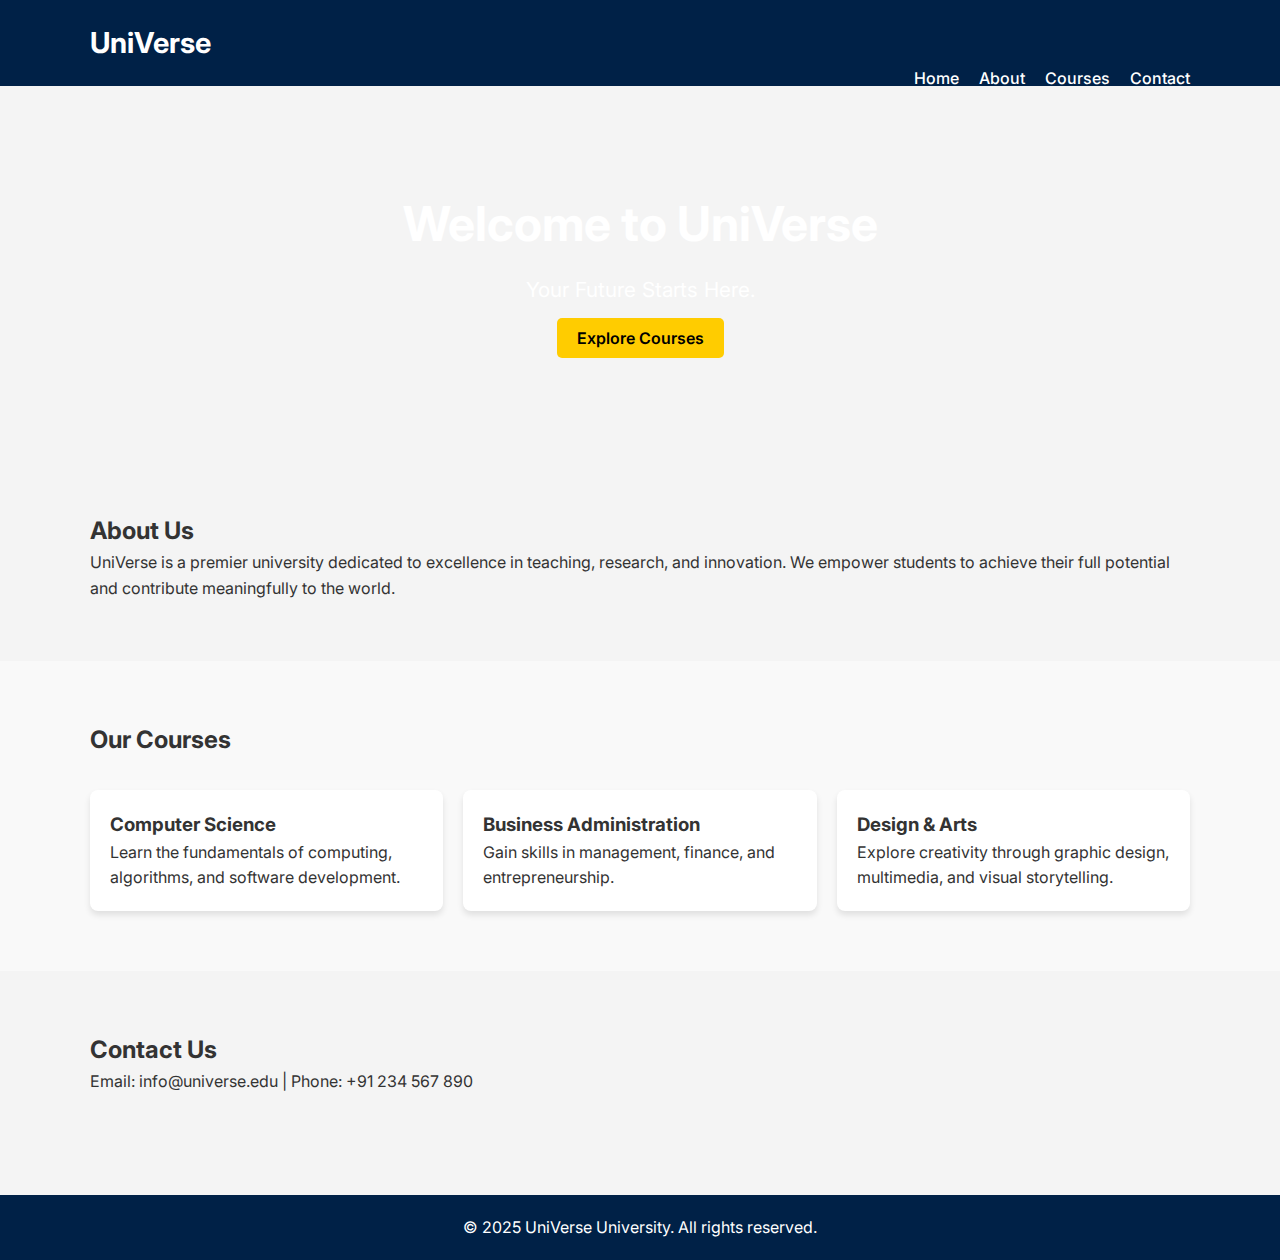
<file: index.html>
<!DOCTYPE html>
<html lang="en">
<head>
  <meta charset="UTF-8" />
  <meta name="viewport" content="width=device-width, initial-scale=1.0"/>
  <title>University</title>
  <link rel="stylesheet" href="style.css" />
</head>       
<body>

  <header>
    <div class="container">
      <h1 class="logo">UniVerse</h1>
      <nav>
        <ul class="nav-links">
          <li><a href="index1.html">Home</a></li>
          <li><a href="index2.html">About</a></a></li>
          <li><a href="index3.html">Courses</a></li>
          <li><a href="contact.html">Contact</a></li>
        </ul>
      </nav>
    </div>
  </header>

  <section class="hero" id="home">
    <div class="container">
      <h2>Welcome to UniVerse</h2>
      <p>Your Future Starts Here.</p>
      <a href="explorecourse.html" class="btn">Explore Courses</a>
    </div>
  </section>

  <section id="about" class="section">
    <div class="container">
      <h2>About Us</h2>
      <p>UniVerse is a premier university dedicated to excellence in teaching, research, and innovation. We empower students to achieve their full potential and contribute meaningfully to the world.</p>
    </div>
  </section>

  <section id="courses" class="section bg-light">
    <div class="container">
      <h2>Our Courses</h2>
      <div class="cards">
        <div class="card">
          <h3>Computer Science</h3>
          <p>Learn the fundamentals of computing, algorithms, and software development.</p>
        </div>
        <div class="card">
          <h3>Business Administration</h3>
          <p>Gain skills in management, finance, and entrepreneurship.</p>
        </div>
        <div class="card">
          <h3>Design & Arts</h3>
          <p>Explore creativity through graphic design, multimedia, and visual storytelling.</p>
        </div>
      </div>
    </div>
  </section>

  <section id="contact" class="section">
    <div class="container">
      <h2>Contact Us</h2>
      <p>Email: info@universe.edu | Phone: +91 234 567 890</p>
    </div>
  </section>

  <footer>
    <p>© 2025 UniVerse University. All rights reserved.</p>
  </footer>

</body>
</html>
</file>
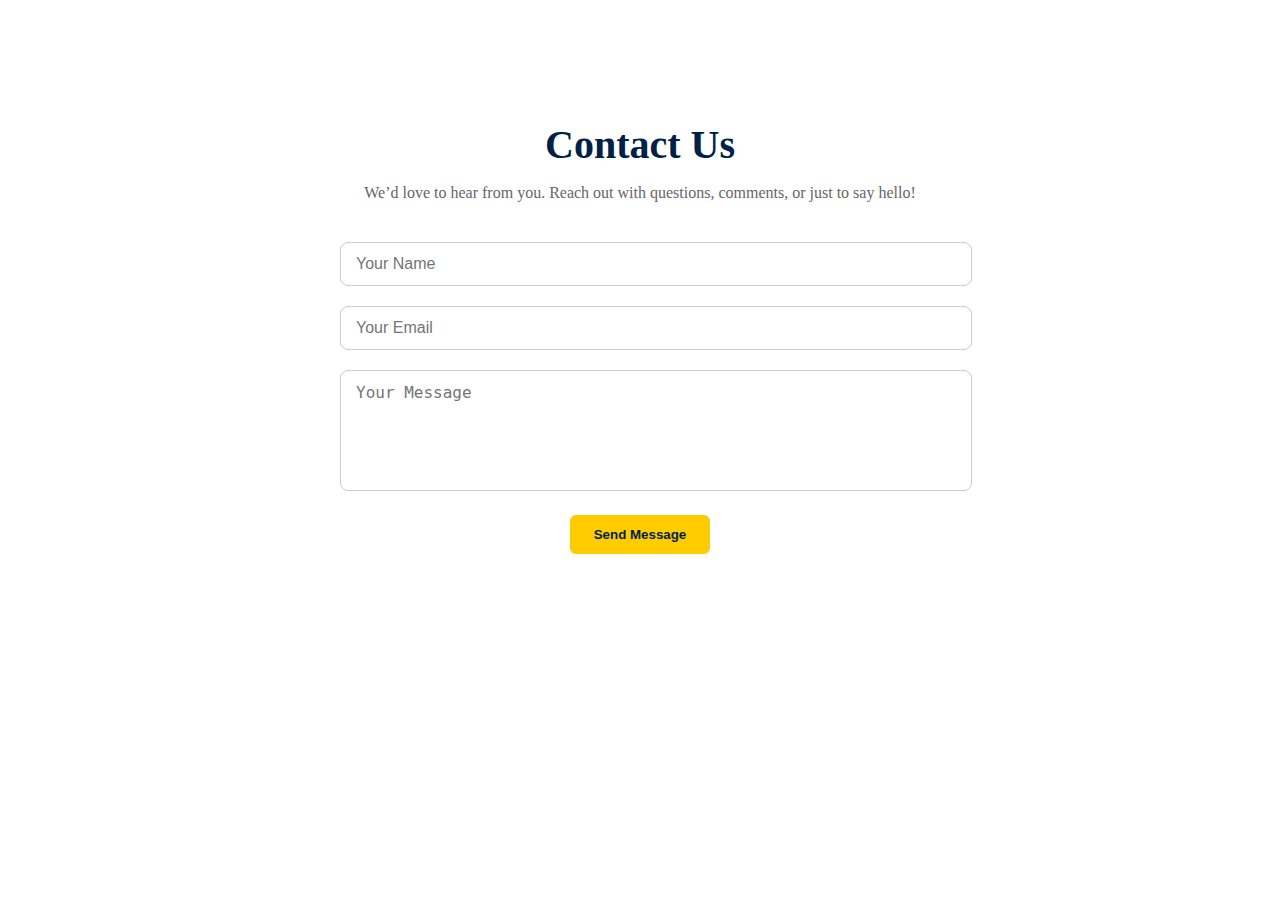
<file: contact.html>
<!DOCTYPE html>
<html lang="en">
<head>
    <meta charset="UTF-8">
    <meta name="viewport" content="width=device-width, initial-scale=1.0">
    <title>Document</title>
</head>
<style>
    .contact-section {
  padding: 80px 20px;
  background-color: #ffffff;
  text-align: center;
}

.contact-section .section-heading {
  font-size: 2.5rem;
  color: #002147;
  margin-bottom: 10px;
}

.contact-section .section-subtext {
  font-size: 1rem;
  color: #666;
  margin-bottom: 40px;
}

.contact-form-wrapper {
  max-width: 600px;
  margin: 0 auto;
}

.contact-form .form-group {
  margin-bottom: 20px;
}

.contact-form input,
.contact-form textarea {
  width: 100%;
  padding: 12px 15px;
  border: 1px solid #ccc;
  border-radius: 8px;
  font-size: 1rem;
  resize: none;
}

.contact-form input:focus,
.contact-form textarea:focus {
  outline: none;
  border-color: #ffcc00;
  box-shadow: 0 0 0 2px rgba(255, 204, 0, 0.3);
}

.contact-form .btn {
  background-color: #ffcc00;
  color: #002147;
  border: none;
  padding: 12px 24px;
  font-weight: bold;
  border-radius: 6px;
  cursor: pointer;
  transition: background-color 0.3s ease;
}

.contact-form .btn:hover {
  background-color: #e6b800;
}

@media (max-width: 768px) {
  .contact-form-wrapper {
    padding: 0 10px;
  }
}

</style>
<body>
    <section class="contact-section" id="contact">
        <div class="container">
          <h2 class="section-heading">Contact Us</h2>
          <p class="section-subtext">We’d love to hear from you. Reach out with questions, comments, or just to say hello!</p>
      
          <div class="contact-form-wrapper">
            <form class="contact-form" action="#" method="POST">
              <div class="form-group">
                <input type="text" name="name" placeholder="Your Name" required />
              </div>
              <div class="form-group">
                <input type="email" name="email" placeholder="Your Email" required />
              </div>
              <div class="form-group">
                <textarea name="message" rows="5" placeholder="Your Message" required></textarea>
              </div>
              <button type="submit" class="btn">Send Message</button>
            </form>
          </div>
        </div>
      </section>
      
</body>
</html>
</file>
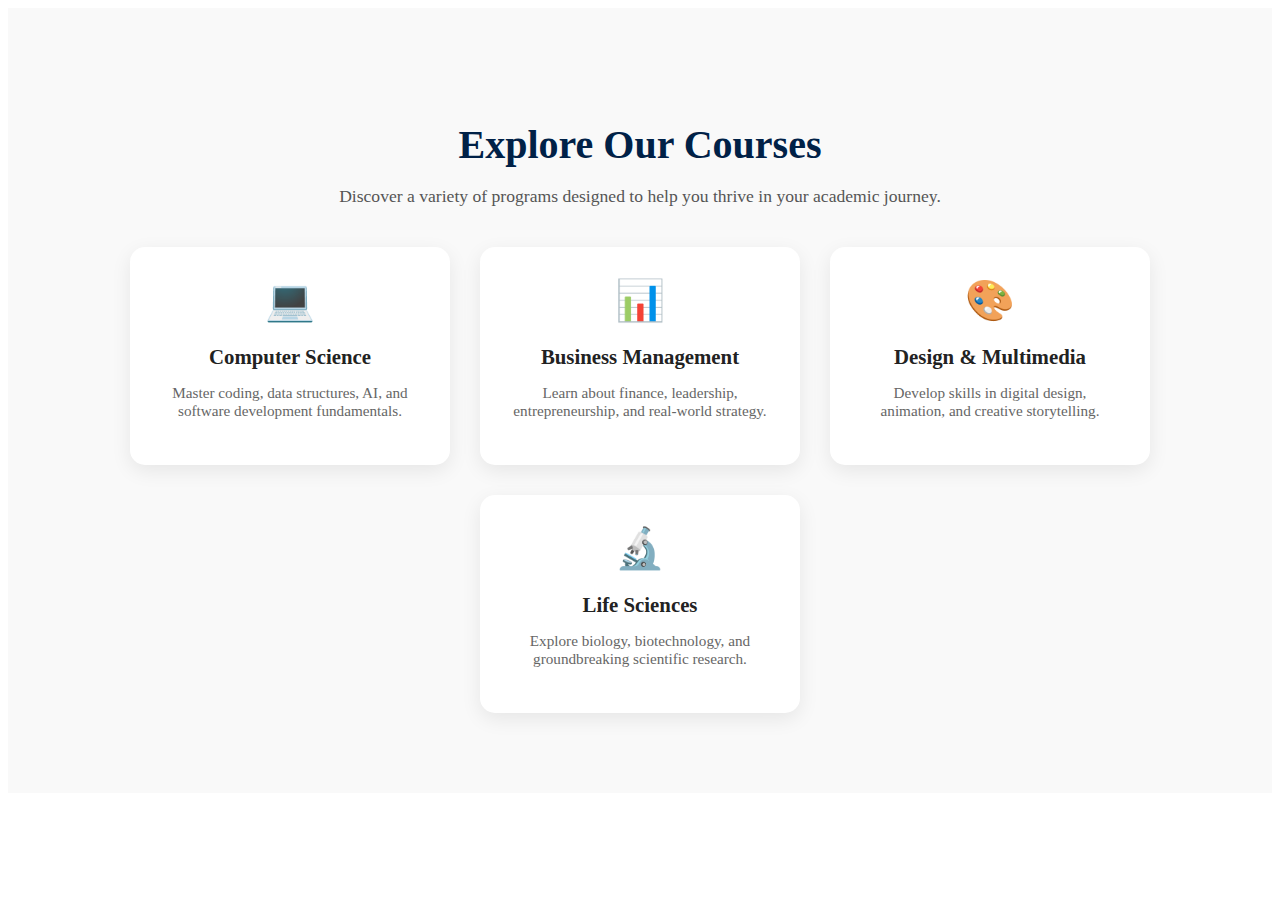
<file: explorecourse.html>
<!DOCTYPE html>
<html lang="en">
<head>
    <meta charset="UTF-8">
    <meta name="viewport" content="width=device-width, initial-scale=1.0">
    <title>Document</title>
</head>
<style>
    .explore-section {
  background: #f9f9f9;
  padding: 80px 20px;
  text-align: center;
}

.explore-section h2 {
  font-size: 2.5rem;
  margin-bottom: 10px;
  color: #002147;
}

.subtext {
  font-size: 1.1rem;
  margin-bottom: 40px;
  color: #555;
}

.courses-grid {
  display: flex;
  flex-wrap: wrap;
  gap: 30px;
  justify-content: center;
}

.course-card {
  background: white;
  padding: 30px;
  border-radius: 15px;
  box-shadow: 0 6px 20px rgba(0, 0, 0, 0.08);
  width: 260px;
  transition: transform 0.3s ease, box-shadow 0.3s ease;
}

.course-card:hover {
  transform: translateY(-10px);
  box-shadow: 0 12px 24px rgba(0, 0, 0, 0.15);
}

.course-card .icon {
  font-size: 2.5rem;
  margin-bottom: 15px;
}

.course-card h3 {
  font-size: 1.3rem;
  margin-bottom: 10px;
  color: #222;
}

.course-card p {
  font-size: 0.95rem;
  color: #666;
}

@media (max-width: 768px) {
  .courses-grid {
    flex-direction: column;
    align-items: center;
  }
}

</style>
<body>
    <section id="explore-courses" class="explore-section">
        <div class="container">
          <h2>Explore Our Courses</h2>
          <p class="subtext">Discover a variety of programs designed to help you thrive in your academic journey.</p>
      
          <div class="courses-grid">
            <div class="course-card">
              <div class="icon">💻</div>
              <h3>Computer Science</h3>
              <p>Master coding, data structures, AI, and software development fundamentals.</p>
            </div>
            <div class="course-card">
              <div class="icon">📊</div>
              <h3>Business Management</h3>
              <p>Learn about finance, leadership, entrepreneurship, and real-world strategy.</p>
            </div>
            <div class="course-card">
              <div class="icon">🎨</div>
              <h3>Design & Multimedia</h3>
              <p>Develop skills in digital design, animation, and creative storytelling.</p>
            </div>
            <div class="course-card">
              <div class="icon">🔬</div>
              <h3>Life Sciences</h3>
              <p>Explore biology, biotechnology, and groundbreaking scientific research.</p>
            </div>
          </div>
        </div>
      </section>
      
</body>
</html>
</file>
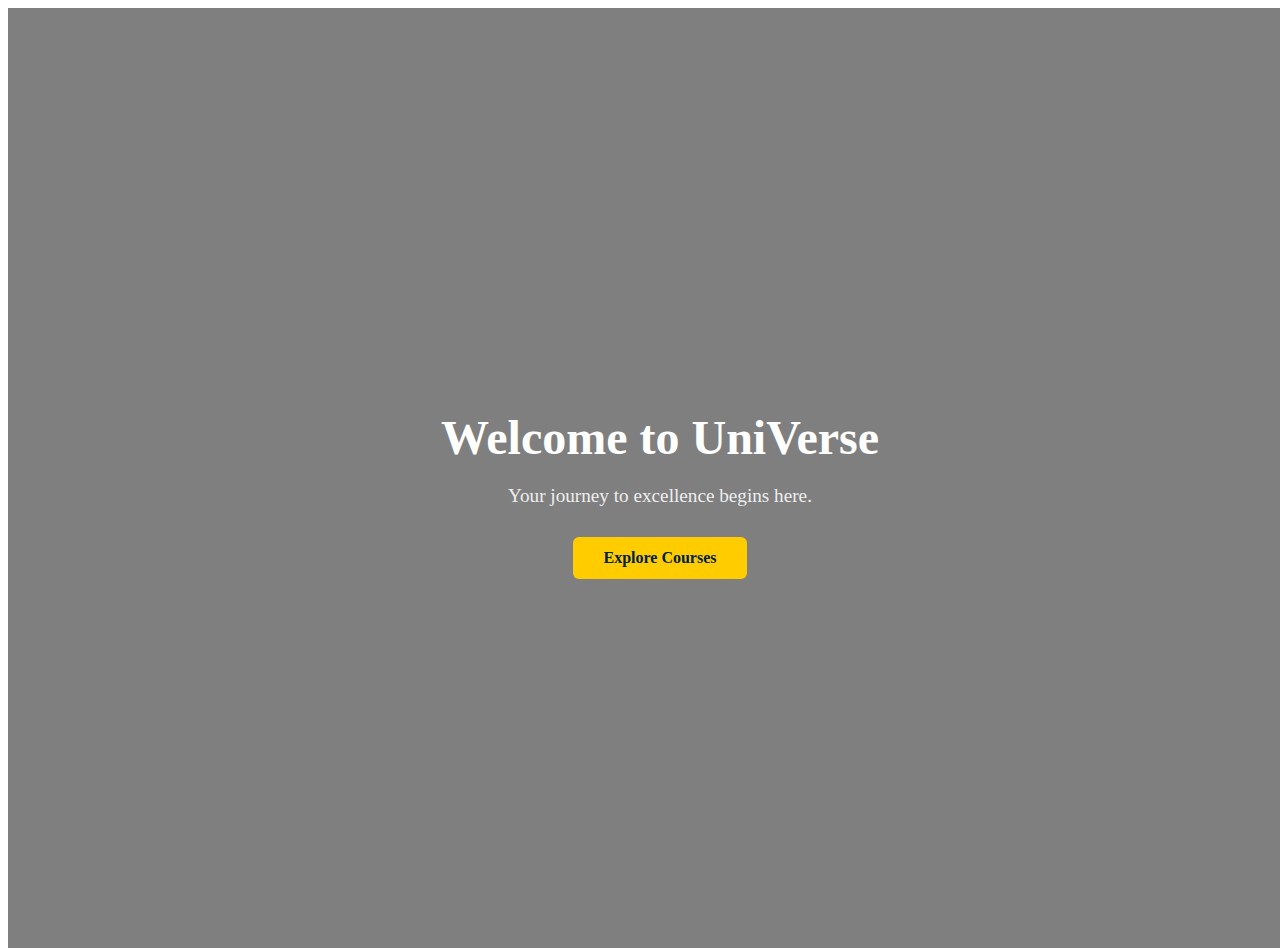
<file: index1.html>
<!DOCTYPE html>
<html lang="en">
<head>
    <meta charset="UTF-8">
    <meta name="viewport" content="width=device-width, initial-scale=1.0">
    <title>Document</title>
</head>
<style>
    .home-hero {
  background: url('https://images.unsplash.com/photo-1571260899304-425eee4c7efc') no-repeat center center/cover;
  height: 100vh;
  position: relative;
  color: white;
}

.overlay {
  background: rgba(0, 0, 0, 0.5); /* dark transparent overlay */
  height: 100%;
  width: 100%;
  display: flex;
  align-items: center;
  justify-content: center;
  padding: 20px;
}

.home-content {
  text-align: center;
  max-width: 700px;
}

.home-content h1 {
  font-size: 3rem;
  margin-bottom: 20px;
  font-weight: bold;
}

.home-content p {
  font-size: 1.2rem;
  margin-bottom: 30px;
  color: #eee;
}

.home-btn {
  display: inline-block;
  padding: 12px 30px;
  background-color: #ffcc00;
  color: #002147;
  font-weight: bold;
  border-radius: 6px;
  text-decoration: none;
  transition: background 0.3s ease;
}

.home-btn:hover {
  background-color: #e6b800;
}

@media (max-width: 768px) {
  .home-content h1 {
    font-size: 2.2rem;
  }

  .home-content p {
    font-size: 1rem;
  }
}

</style>
<body>
    <section class="home-hero" id="home">
        <div class="overlay">
          <div class="home-content">
            <h1>Welcome to UniVerse</h1>
            <p>Your journey to excellence begins here.</p>
            <a href="#explore-courses" class="home-btn">Explore Courses</a>
          </div>
        </div>
      </section>
      
</body>
</html>
</file>
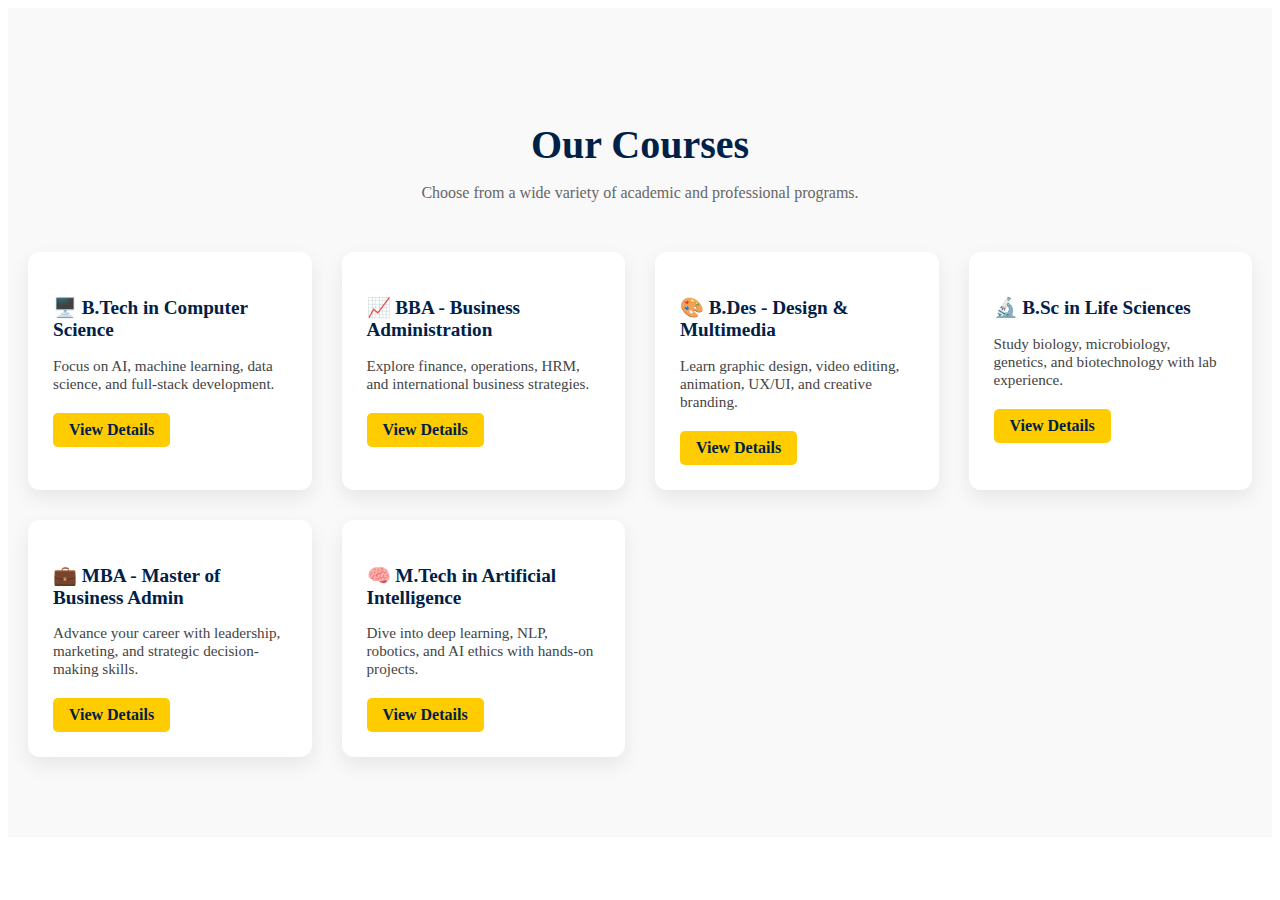
<file: index3.html>
<!DOCTYPE html>
<html lang="en">
<head>
    <meta charset="UTF-8">
    <meta name="viewport" content="width=device-width, initial-scale=1.0">
    <title>Document</title>
</head>
<style>
    .courses-section {
  padding: 80px 20px;
  background-color: #f9f9f9;
  text-align: center;
}

.section-heading {
  font-size: 2.5rem;
  color: #002147;
  margin-bottom: 10px;
}

.section-subtext {
  font-size: 1rem;
  color: #666;
  margin-bottom: 50px;
}

.courses-grid {
  display: grid;
  grid-template-columns: repeat(auto-fit, minmax(280px, 1fr));
  gap: 30px;
}

.course-card {
  background-color: #fff;
  padding: 25px;
  border-radius: 12px;
  box-shadow: 0 8px 20px rgba(0,0,0,0.08);
  text-align: left;
  transition: transform 0.3s ease, box-shadow 0.3s ease;
}

.course-card:hover {
  transform: translateY(-6px);
  box-shadow: 0 12px 30px rgba(0,0,0,0.12);
}

.course-card h3 {
  font-size: 1.2rem;
  color: #002147;
  margin-bottom: 10px;
}

.course-card p {
  font-size: 0.95rem;
  color: #444;
  margin-bottom: 20px;
}

.course-card .btn {
  display: inline-block;
  padding: 8px 16px;
  background-color: #ffcc00;
  color: #002147;
  font-weight: bold;
  border-radius: 5px;
  text-decoration: none;
  transition: background-color 0.3s ease;
}

.course-card .btn:hover {
  background-color: #e6b800;
}

</style>
<body>
    <section class="courses-section" id="courses">
        <div class="container">
          <h2 class="section-heading">Our Courses</h2>
          <p class="section-subtext">Choose from a wide variety of academic and professional programs.</p>
      
          <div class="courses-grid">
            <div class="course-card">
              <h3>🖥️ B.Tech in Computer Science</h3>
              <p>Focus on AI, machine learning, data science, and full-stack development.</p>
              <a href="#" class="btn">View Details</a>
            </div>
      
            <div class="course-card">
              <h3>📈 BBA - Business Administration</h3>
              <p>Explore finance, operations, HRM, and international business strategies.</p>
              <a href="#" class="btn">View Details</a>
            </div>
      
            <div class="course-card">
              <h3>🎨 B.Des - Design & Multimedia</h3>
              <p>Learn graphic design, video editing, animation, UX/UI, and creative branding.</p>
              <a href="#" class="btn">View Details</a>
            </div>
      
            <div class="course-card">
              <h3>🔬 B.Sc in Life Sciences</h3>
              <p>Study biology, microbiology, genetics, and biotechnology with lab experience.</p>
              <a href="#" class="btn">View Details</a>
            </div>
      
            <div class="course-card">
              <h3>💼 MBA - Master of Business Admin</h3>
              <p>Advance your career with leadership, marketing, and strategic decision-making skills.</p>
              <a href="#" class="btn">View Details</a>
            </div>
      
            <div class="course-card">
              <h3>🧠 M.Tech in Artificial Intelligence</h3>
              <p>Dive into deep learning, NLP, robotics, and AI ethics with hands-on projects.</p>
              <a href="#" class="btn">View Details</a>
            </div>
          </div>
        </div>
      </section>
      
</body>
</html>
</file>
<file: style.css>
@import url('https://fonts.googleapis.com/css2?family=Inter:wght@400;600&display=swap');

* {
  margin: 0;
  padding: 0;
  box-sizing: border-box;
}

body {
  font-family: 'Inter', sans-serif;
  line-height: 1.6;
  background-color: #f4f4f4;
  color: #333;
}

.container {
  width: 90%;
  max-width: 1100px;
  margin: auto;
}

header {
  background-color: #002147;
  padding: 20px 0;
  color: white;
}

.logo {
  font-size: 1.8rem;
  font-weight: bold;
  color: white;
}

nav {
  float: right;
}

.nav-links {
  list-style: none;
  display: flex;
  gap: 20px;
}

.nav-links a {
  color: white;
  text-decoration: none;
  font-weight: 500;
}

.hero {
  background: url('https://images.unsplash.com/photo-1571260899304-425eee4c7efc') no-repeat center center/cover;
  color: white;
  padding: 100px 20px;
  text-align: center;
}

.hero h2 {
  font-size: 3rem;
  color: white;
}

.hero p {
  font-size: 1.3rem;
  margin: 10px 0 20px;
}

.btn {
  background-color: #ffcc00;
  color: black;
  padding: 10px 20px;
  border-radius: 5px;
  text-decoration: none;
  font-weight: 600;
}

.section {
  padding: 60px 0;
}

.bg-light {
  background-color: #f9f9f9;
}

.cards {
  display: flex;
  flex-wrap: wrap;
  gap: 20px;
  margin-top: 30px;
}

.card {
  background: white;
  flex: 1;
  min-width: 250px;
  padding: 20px;
  border-radius: 8px;
  box-shadow: 0 4px 6px rgba(0,0,0,0.1);
}

footer {
  text-align: center;
  padding: 20px;
  background-color: #002147;
  color: white;
  margin-top: 40px;
}

@media (max-width: 768px) {
  nav {
    float: none;
    text-align: center;
    margin-top: 10px;
  }

  .nav-links {
    flex-direction: column;
  }

  .cards {
    flex-direction: column;
  }

  .hero h2 {
    font-size: 2.2rem;
  }
}
</file>
